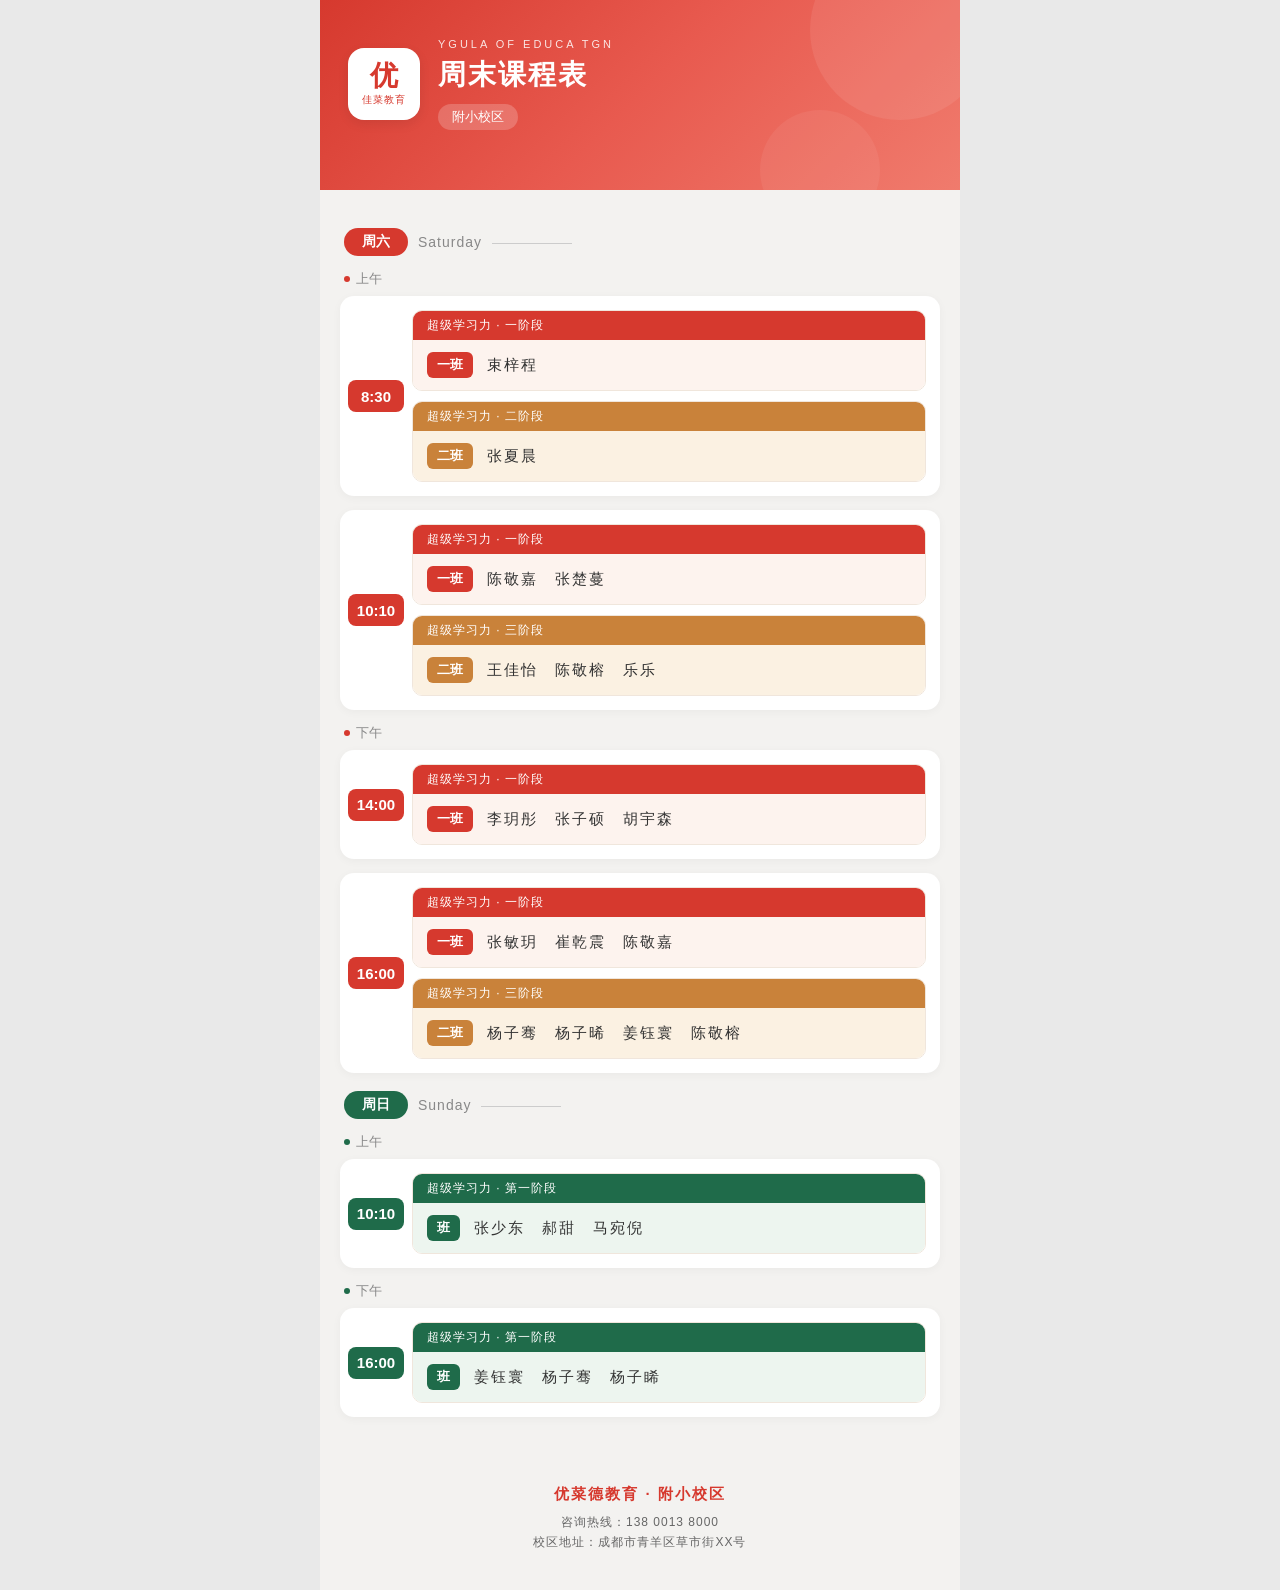
<file: index.html>
<!DOCTYPE html>
<html lang="zh-CN">
<head>
<meta charset="UTF-8">
<meta name="viewport" content="width=device-width, initial-scale=1.0">
<title>周末课程表 · 附小校区</title>
<style>
  * { box-sizing: border-box; margin: 0; padding: 0; }
  body {
    font-family: "PingFang SC", "Microsoft YaHei", "Helvetica Neue", Arial, sans-serif;
    background: #e9e9e9;
    color: #333;
    padding: 0;
    min-height: 100vh;
    display: flex;
    justify-content: center;
  }
  .page {
    width: 100%;
    max-width: 640px;
    background: #f3f2f0;
    position: relative;
  }

  /* Header */
  .header {
    position: relative;
    padding: 38px 28px 60px;
    background: linear-gradient(135deg, #d6392e 0%, #e85a4f 50%, #f07b6d 100%);
    overflow: hidden;
  }
  .header::before,
  .header::after {
    content: "";
    position: absolute;
    border-radius: 50%;
    background: rgba(255, 255, 255, 0.08);
  }
  .header::before {
    width: 180px; height: 180px;
    top: -60px; right: -30px;
  }
  .header::after {
    width: 120px; height: 120px;
    bottom: -40px; right: 80px;
    background: rgba(255, 255, 255, 0.06);
  }
  .header-inner {
    display: flex;
    align-items: center;
    gap: 18px;
    position: relative;
    z-index: 1;
  }
  .logo {
    width: 72px;
    height: 72px;
    border-radius: 16px;
    background: #fff;
    display: flex;
    align-items: center;
    justify-content: center;
    flex-direction: column;
    box-shadow: 0 4px 12px rgba(0,0,0,0.08);
  }
  .logo .big {
    font-size: 28px;
    font-weight: 900;
    color: #d6392e;
    line-height: 1;
  }
  .logo .small {
    font-size: 10px;
    color: #d6392e;
    margin-top: 3px;
    letter-spacing: 1px;
  }
  .header-text {
    color: #fff;
  }
  .header-text .eng {
    font-size: 11px;
    letter-spacing: 3px;
    opacity: 0.85;
    margin-bottom: 6px;
  }
  .header-text .title {
    font-size: 28px;
    font-weight: 700;
    margin-bottom: 10px;
    letter-spacing: 2px;
  }
  .campus-tag {
    display: inline-block;
    padding: 4px 14px;
    background: rgba(255,255,255,0.2);
    border-radius: 14px;
    font-size: 13px;
    color: #fff;
  }

  /* Content */
  .content {
    padding: 20px 20px 30px;
  }

  .day-label {
    display: flex;
    align-items: center;
    gap: 10px;
    margin: 18px 4px 14px;
  }
  .day-badge {
    display: inline-block;
    padding: 5px 18px;
    border-radius: 14px;
    color: #fff;
    font-size: 14px;
    font-weight: 600;
  }
  .day-badge.sat { background: #d6392e; }
  .day-badge.sun { background: #1f6b4a; }
  .day-en {
    color: #888;
    font-size: 14px;
    letter-spacing: 1px;
  }
  .day-en::after {
    content: "";
    display: inline-block;
    width: 80px;
    height: 1px;
    background: #ccc;
    margin-left: 10px;
    vertical-align: middle;
  }

  .period-label {
    display: flex;
    align-items: center;
    gap: 6px;
    color: #888;
    font-size: 13px;
    margin: 14px 4px 8px;
  }
  .period-label::before {
    content: "";
    width: 6px; height: 6px;
    border-radius: 50%;
    background: #d6392e;
  }
  .period-label.sun::before { background: #1f6b4a; }

  /* Time slot card */
  .slot {
    background: #fff;
    border-radius: 14px;
    box-shadow: 0 2px 10px rgba(0,0,0,0.04);
    margin-bottom: 14px;
    display: flex;
    align-items: stretch;
    overflow: hidden;
  }
  .slot-time {
    flex: 0 0 72px;
    display: flex;
    align-items: center;
    justify-content: center;
    padding: 0 8px;
  }
  .time-badge {
    width: 56px;
    height: 32px;
    border-radius: 8px;
    display: flex;
    align-items: center;
    justify-content: center;
    color: #fff;
    font-weight: 600;
    font-size: 15px;
  }
  .time-badge.sat { background: #d6392e; }
  .time-badge.sun { background: #1f6b4a; }
  .slot-body {
    flex: 1;
    padding: 14px 14px 14px 0;
    display: flex;
    flex-direction: column;
    gap: 10px;
  }

  .course {
    border-radius: 10px;
    overflow: hidden;
    background: #fff;
    border: 1px solid #f0e6dc;
  }
  .course-head {
    padding: 6px 14px;
    color: #fff;
    font-size: 12px;
    letter-spacing: 1px;
  }
  .course-head.red { background: #d6392e; }
  .course-head.orange { background: #c9823a; }
  .course-head.green { background: #1f6b4a; }

  .course-body {
    padding: 12px 14px;
    display: flex;
    align-items: center;
    gap: 14px;
    font-size: 15px;
    color: #333;
  }
  .course-body.bg-red { background: #fdf3ee; }
  .course-body.bg-orange { background: #fbf1e2; }
  .course-body.bg-green { background: #edf5ef; }

  .cls-tag {
    display: inline-block;
    padding: 4px 10px;
    border-radius: 6px;
    font-size: 13px;
    font-weight: 600;
    flex-shrink: 0;
  }
  .cls-tag.red { background: #d6392e; color: #fff; }
  .cls-tag.orange { background: #c9823a; color: #fff; }
  .cls-tag.green { background: #1f6b4a; color: #fff; }

  .names {
    letter-spacing: 2px;
    word-spacing: 10px;
  }

  /* Footer */
  .footer {
    text-align: center;
    padding: 24px 20px 36px;
    font-size: 12px;
    color: #666;
    background: #f3f2f0;
  }
  .footer .brand {
    color: #d6392e;
    font-size: 15px;
    font-weight: 700;
    margin-bottom: 10px;
    letter-spacing: 2px;
  }
  .footer .line {
    margin: 3px 0;
    letter-spacing: 1px;
  }
</style>
</head>
<body>
  <div class="page">
    <div class="header">
      <div class="header-inner">
        <div class="logo">
          <div class="big">优</div>
          <div class="small">佳菜教育</div>
        </div>
        <div class="header-text">
          <div class="eng">YGULA OF EDUCA TGN</div>
          <div class="title">周末课程表</div>
          <span class="campus-tag">附小校区</span>
        </div>
      </div>
    </div>

    <div class="content">
      <!-- Saturday -->
      <div class="day-label">
        <span class="day-badge sat">周六</span>
        <span class="day-en">Saturday</span>
      </div>

      <div class="period-label">上午</div>

      <div class="slot">
        <div class="slot-time"><div class="time-badge sat">8:30</div></div>
        <div class="slot-body">
          <div class="course">
            <div class="course-head red">超级学习力 · 一阶段</div>
            <div class="course-body bg-red">
              <span class="cls-tag red">一班</span>
              <span class="names">束梓程</span>
            </div>
          </div>
          <div class="course">
            <div class="course-head orange">超级学习力 · 二阶段</div>
            <div class="course-body bg-orange">
              <span class="cls-tag orange">二班</span>
              <span class="names">张夏晨</span>
            </div>
          </div>
        </div>
      </div>

      <div class="slot">
        <div class="slot-time"><div class="time-badge sat">10:10</div></div>
        <div class="slot-body">
          <div class="course">
            <div class="course-head red">超级学习力 · 一阶段</div>
            <div class="course-body bg-red">
              <span class="cls-tag red">一班</span>
              <span class="names">陈敬嘉　张楚蔓</span>
            </div>
          </div>
          <div class="course">
            <div class="course-head orange">超级学习力 · 三阶段</div>
            <div class="course-body bg-orange">
              <span class="cls-tag orange">二班</span>
              <span class="names">王佳怡　陈敬榕　乐乐</span>
            </div>
          </div>
        </div>
      </div>

      <div class="period-label">下午</div>

      <div class="slot">
        <div class="slot-time"><div class="time-badge sat">14:00</div></div>
        <div class="slot-body">
          <div class="course">
            <div class="course-head red">超级学习力 · 一阶段</div>
            <div class="course-body bg-red">
              <span class="cls-tag red">一班</span>
              <span class="names">李玥彤　张子硕　胡宇森</span>
            </div>
          </div>
        </div>
      </div>

      <div class="slot">
        <div class="slot-time"><div class="time-badge sat">16:00</div></div>
        <div class="slot-body">
          <div class="course">
            <div class="course-head red">超级学习力 · 一阶段</div>
            <div class="course-body bg-red">
              <span class="cls-tag red">一班</span>
              <span class="names">张敏玥　崔乾震　陈敬嘉</span>
            </div>
          </div>
          <div class="course">
            <div class="course-head orange">超级学习力 · 三阶段</div>
            <div class="course-body bg-orange">
              <span class="cls-tag orange">二班</span>
              <span class="names">杨子骞　杨子晞　姜钰寰　陈敬榕</span>
            </div>
          </div>
        </div>
      </div>

      <!-- Sunday -->
      <div class="day-label">
        <span class="day-badge sun">周日</span>
        <span class="day-en">Sunday</span>
      </div>

      <div class="period-label sun">上午</div>

      <div class="slot">
        <div class="slot-time"><div class="time-badge sun">10:10</div></div>
        <div class="slot-body">
          <div class="course">
            <div class="course-head green">超级学习力 · 第一阶段</div>
            <div class="course-body bg-green">
              <span class="cls-tag green">班</span>
              <span class="names">张少东　郝甜　马宛倪</span>
            </div>
          </div>
        </div>
      </div>

      <div class="period-label sun">下午</div>

      <div class="slot">
        <div class="slot-time"><div class="time-badge sun">16:00</div></div>
        <div class="slot-body">
          <div class="course">
            <div class="course-head green">超级学习力 · 第一阶段</div>
            <div class="course-body bg-green">
              <span class="cls-tag green">班</span>
              <span class="names">姜钰寰　杨子骞　杨子睎</span>
            </div>
          </div>
        </div>
      </div>
    </div>

    <div class="footer">
      <div class="brand">优菜德教育 · 附小校区</div>
      <div class="line">咨询热线：138 0013 8000</div>
      <div class="line">校区地址：成都市青羊区草市街XX号</div>
    </div>
  </div>
</body>
</html>
</file>
